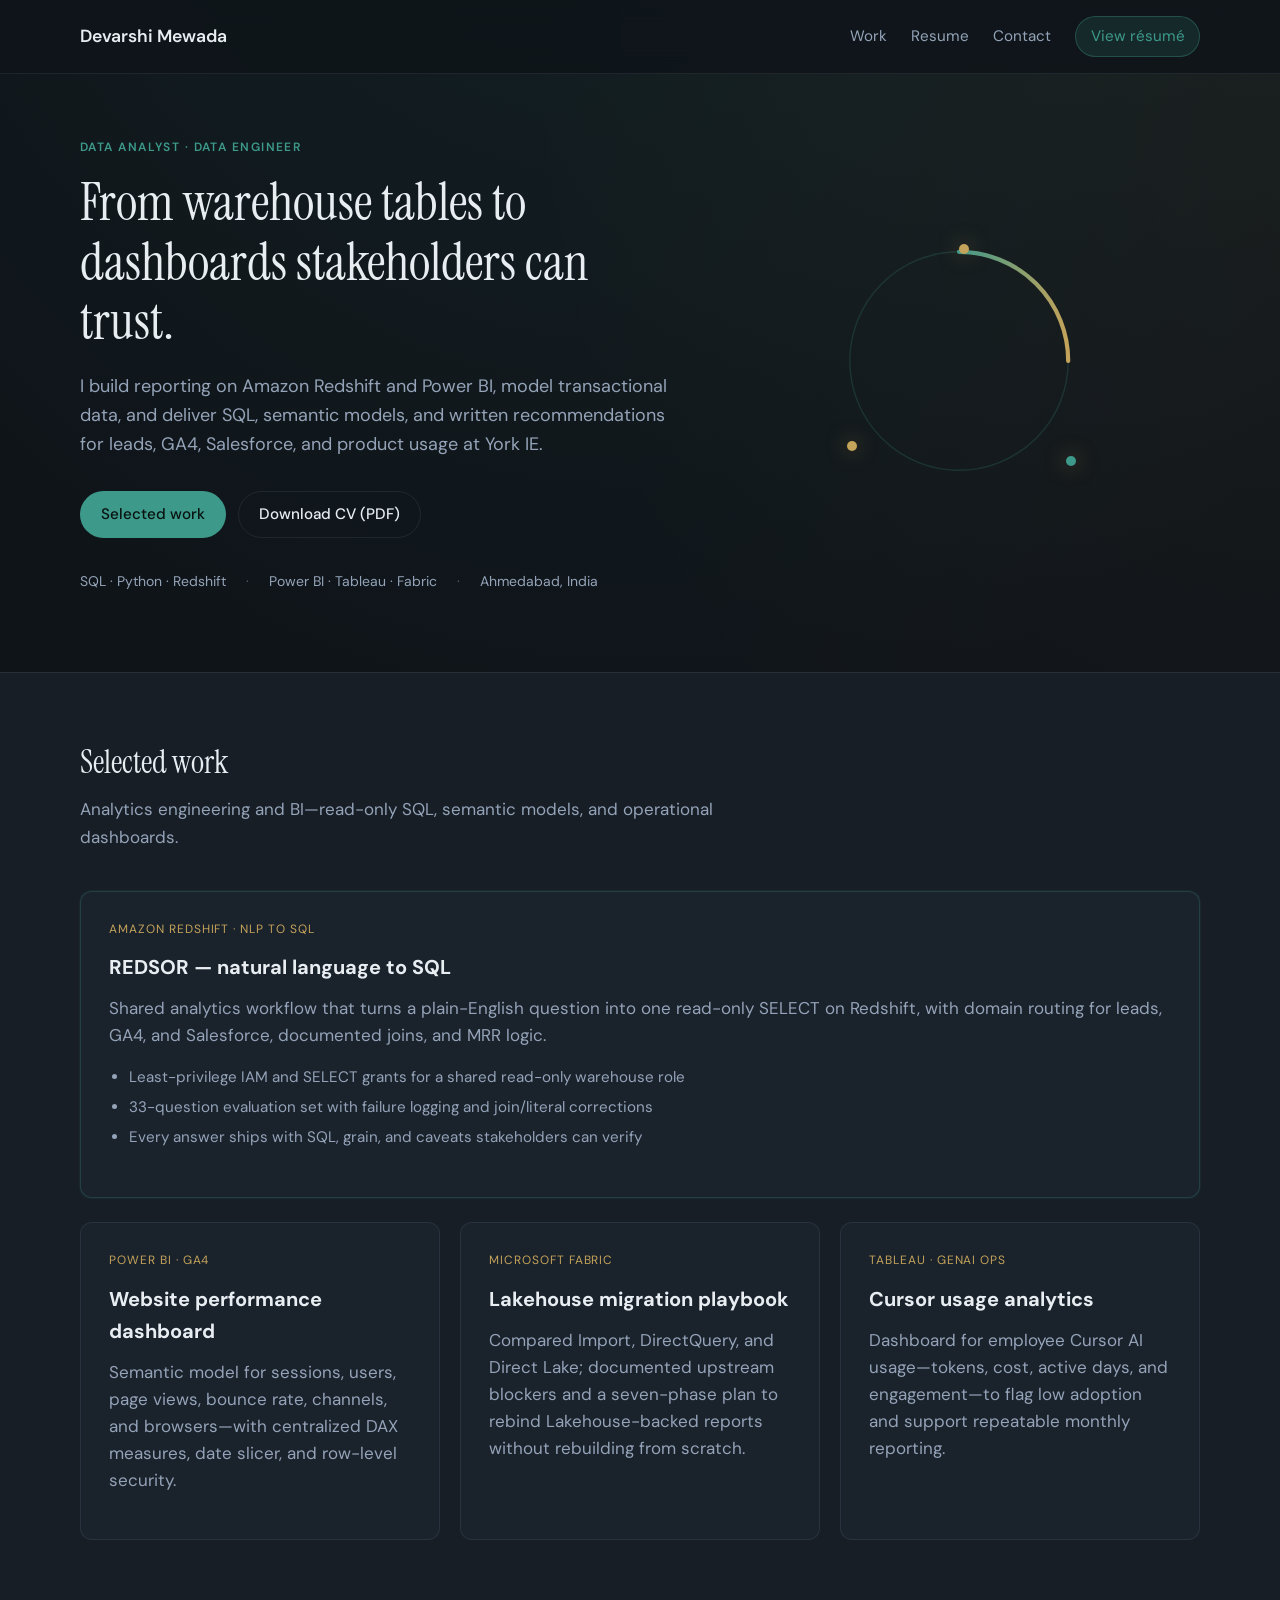
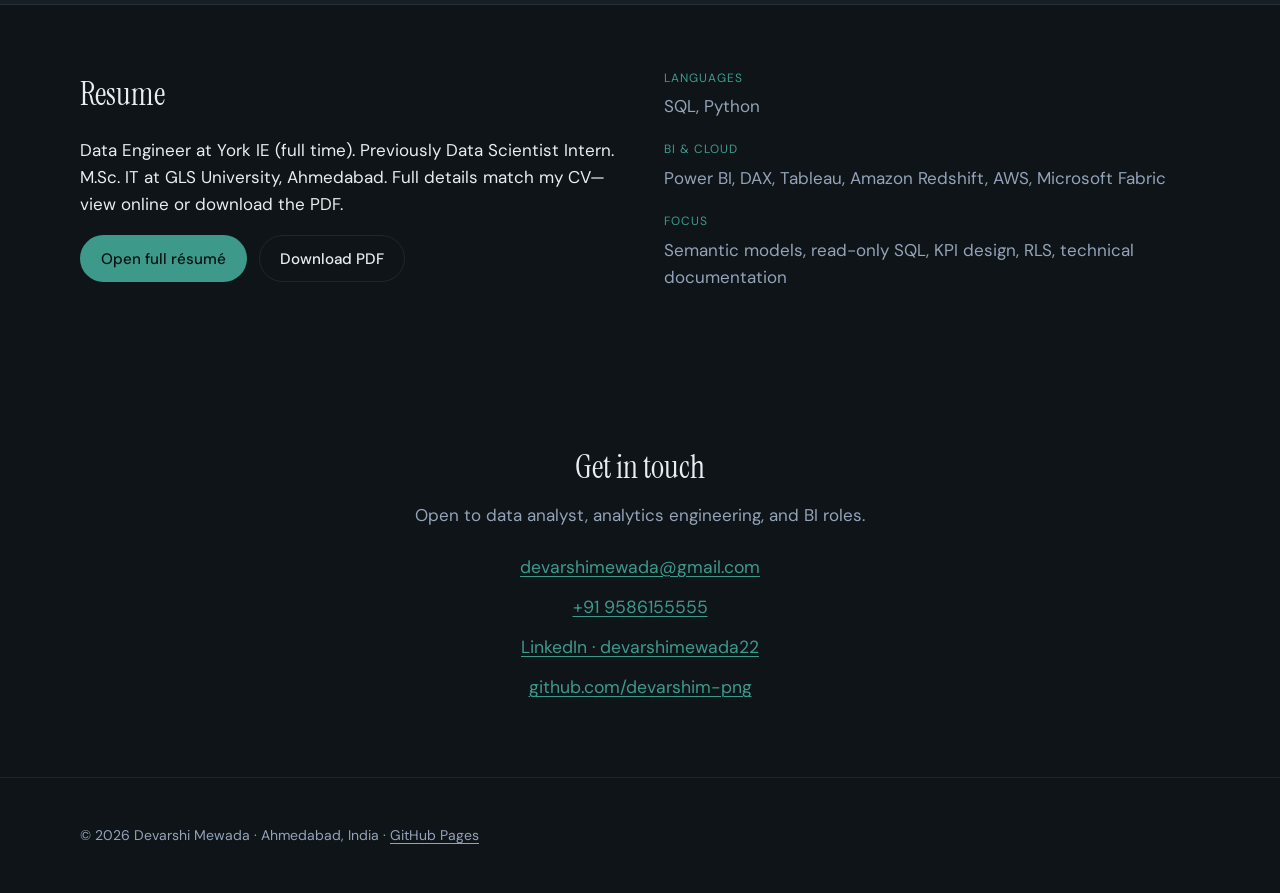
<file: docs/index.html>
<!DOCTYPE html>
<html lang="en">
<head>
  <meta charset="UTF-8" />
  <meta name="viewport" content="width=device-width, initial-scale=1" />
  <meta name="description" content="Devarshi Mewada — Data analyst and data engineer. Redshift, Power BI, SQL, Python, and stakeholder-ready analytics." />
  <title>Devarshi Mewada · Data Analyst &amp; Engineer</title>
  <link rel="preconnect" href="https://fonts.googleapis.com" />
  <link rel="preconnect" href="https://fonts.gstatic.com" crossorigin />
  <link href="https://fonts.googleapis.com/css2?family=DM+Sans:ital,opsz,wght@0,9..40,400;0,9..40,500;0,9..40,600;0,9..40,700;1,9..40,400&family=Instrument+Serif:ital@0;1&display=swap" rel="stylesheet" />
  <link rel="stylesheet" href="css/style.css" />
</head>
<body>
  <a class="skip-link" href="#main">Skip to content</a>

  <header class="site-header">
    <div class="wrap header-inner">
      <a class="logo" href="#">Devarshi Mewada</a>
      <nav class="nav" aria-label="Primary">
        <a href="#work">Work</a>
        <a href="#resume">Resume</a>
        <a href="#contact">Contact</a>
        <a class="nav-cta" href="resume.html">View résumé</a>
      </nav>
      <button type="button" class="nav-toggle" aria-expanded="false" aria-controls="mobile-nav">
        <span class="sr-only">Menu</span>
        <span aria-hidden="true"></span>
      </button>
    </div>
    <div id="mobile-nav" class="mobile-nav" hidden>
      <a href="#work">Work</a>
      <a href="#resume">Resume</a>
      <a href="#contact">Contact</a>
      <a href="resume.html">View résumé</a>
    </div>
  </header>

  <main id="main">
    <section class="hero">
      <div class="wrap hero-grid">
        <div class="hero-copy">
          <p class="eyebrow">Data analyst · Data engineer</p>
          <h1>From warehouse tables to dashboards stakeholders can trust.</h1>
          <p class="lead">
            I build reporting on Amazon Redshift and Power BI, model transactional data, and deliver SQL,
            semantic models, and written recommendations for leads, GA4, Salesforce, and product usage at York IE.
          </p>
          <div class="hero-actions">
            <a class="btn btn-primary" href="#work">Selected work</a>
            <a class="btn btn-ghost" href="assets/Devarshi_Mewada_CV.pdf">Download CV (PDF)</a>
          </div>
          <ul class="hero-meta">
            <li>SQL · Python · Redshift</li>
            <li>Power BI · Tableau · Fabric</li>
            <li>Ahmedabad, India</li>
          </ul>
        </div>
        <div class="hero-visual" aria-hidden="true">
          <div class="orbit">
            <span class="dot d1"></span>
            <span class="dot d2"></span>
            <span class="dot d3"></span>
            <svg viewBox="0 0 200 200" class="chart-ring">
              <circle cx="100" cy="100" r="78" fill="none" stroke="currentColor" stroke-width="1" opacity="0.2" />
              <path d="M100 22 A78 78 0 0 1 178 100" fill="none" stroke="url(#grad)" stroke-width="3" stroke-linecap="round" />
              <defs>
                <linearGradient id="grad" x1="0%" y1="0%" x2="100%" y2="0%">
                  <stop offset="0%" stop-color="#3d9a8b" />
                  <stop offset="100%" stop-color="#c4a35a" />
                </linearGradient>
              </defs>
            </svg>
          </div>
        </div>
      </div>
    </section>

    <section id="work" class="section work">
      <div class="wrap">
        <header class="section-head">
          <h2>Selected work</h2>
          <p>Analytics engineering and BI—read-only SQL, semantic models, and operational dashboards.</p>
        </header>

        <article class="project-card featured">
          <div class="project-tag">Amazon Redshift · NLP to SQL</div>
          <h3>REDSOR — natural language to SQL</h3>
          <p>
            Shared analytics workflow that turns a plain-English question into one read-only SELECT on Redshift,
            with domain routing for leads, GA4, and Salesforce, documented joins, and MRR logic.
          </p>
          <ul class="project-highlights">
            <li>Least-privilege IAM and SELECT grants for a shared read-only warehouse role</li>
            <li>33-question evaluation set with failure logging and join/literal corrections</li>
            <li>Every answer ships with SQL, grain, and caveats stakeholders can verify</li>
          </ul>
        </article>

        <div class="project-grid">
          <article class="project-card">
            <div class="project-tag">Power BI · GA4</div>
            <h3>Website performance dashboard</h3>
            <p>
              Semantic model for sessions, users, page views, bounce rate, channels, and browsers—with
              centralized DAX measures, date slicer, and row-level security.
            </p>
          </article>
          <article class="project-card">
            <div class="project-tag">Microsoft Fabric</div>
            <h3>Lakehouse migration playbook</h3>
            <p>
              Compared Import, DirectQuery, and Direct Lake; documented upstream blockers and a seven-phase
              plan to rebind Lakehouse-backed reports without rebuilding from scratch.
            </p>
          </article>
          <article class="project-card">
            <div class="project-tag">Tableau · GenAI ops</div>
            <h3>Cursor usage analytics</h3>
            <p>
              Dashboard for employee Cursor AI usage—tokens, cost, active days, and engagement—to flag
              low adoption and support repeatable monthly reporting.
            </p>
          </article>
        </div>
      </div>
    </section>

    <section id="resume" class="section resume-teaser">
      <div class="wrap resume-teaser-grid">
        <div>
          <h2>Resume</h2>
          <p>
            Data Engineer at York IE (full time). Previously Data Scientist Intern. M.Sc. IT at GLS University,
            Ahmedabad. Full details match my CV—view online or download the PDF.
          </p>
          <div class="hero-actions">
            <a class="btn btn-primary" href="resume.html">Open full résumé</a>
            <a class="btn btn-ghost" href="assets/Devarshi_Mewada_CV.pdf">Download PDF</a>
          </div>
        </div>
        <dl class="skill-list">
          <div>
            <dt>Languages</dt>
            <dd>SQL, Python</dd>
          </div>
          <div>
            <dt>BI &amp; cloud</dt>
            <dd>Power BI, DAX, Tableau, Amazon Redshift, AWS, Microsoft Fabric</dd>
          </div>
          <div>
            <dt>Focus</dt>
            <dd>Semantic models, read-only SQL, KPI design, RLS, technical documentation</dd>
          </div>
        </dl>
      </div>
    </section>

    <section id="contact" class="section contact">
      <div class="wrap contact-inner">
        <h2>Get in touch</h2>
        <p>Open to data analyst, analytics engineering, and BI roles.</p>
        <ul class="contact-links">
          <li>
            <a href="mailto:devarshimewada@gmail.com">devarshimewada@gmail.com</a>
          </li>
          <li>
            <a href="tel:+919586155555">+91 9586155555</a>
          </li>
          <li>
            <a href="https://www.linkedin.com/in/devarshimewada22" rel="noopener noreferrer">LinkedIn · devarshimewada22</a>
          </li>
          <li>
            <a href="https://github.com/devarshim-png" rel="noopener noreferrer">github.com/devarshim-png</a>
          </li>
        </ul>
      </div>
    </section>
  </main>

  <footer class="site-footer">
    <div class="wrap">
      <p>© <span id="year"></span> Devarshi Mewada · Ahmedabad, India · <a href="https://pages.github.com/">GitHub Pages</a></p>
    </div>
  </footer>

  <script src="js/main.js"></script>
</body>
</html>
</file>
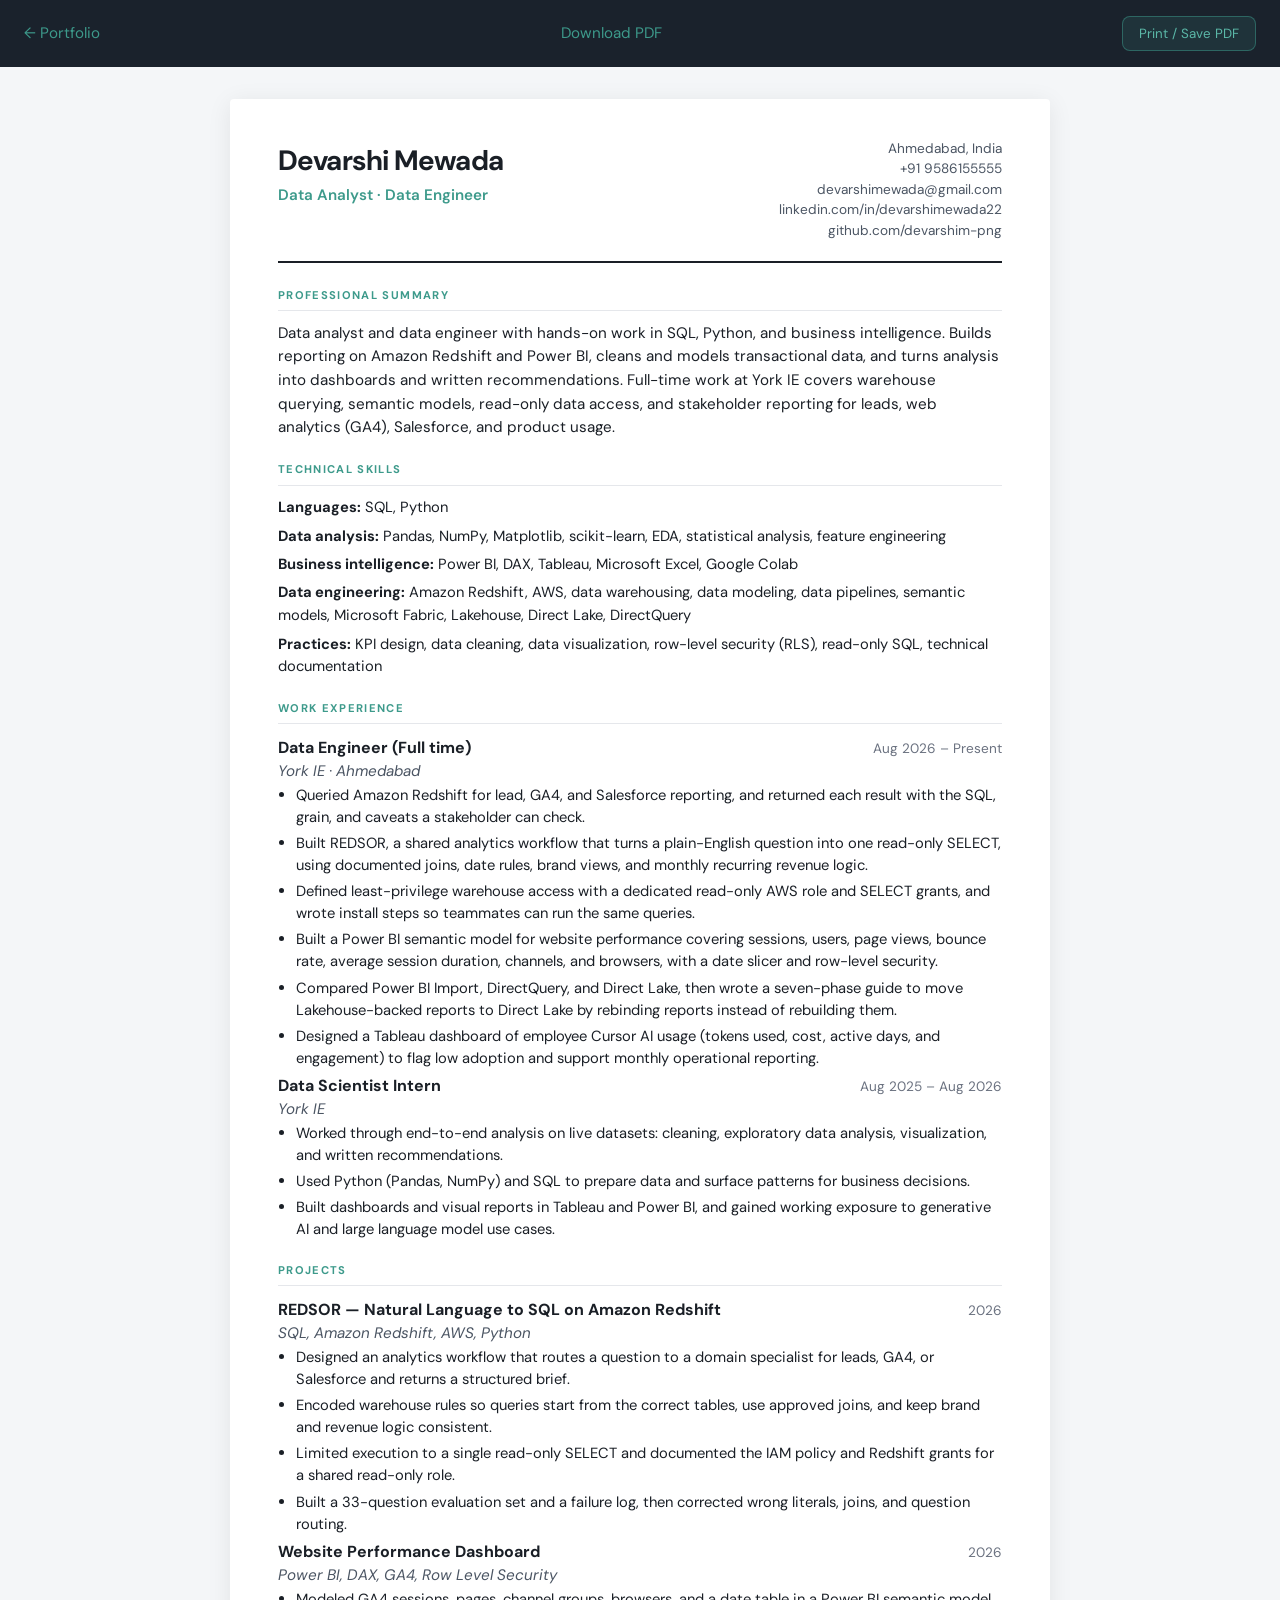
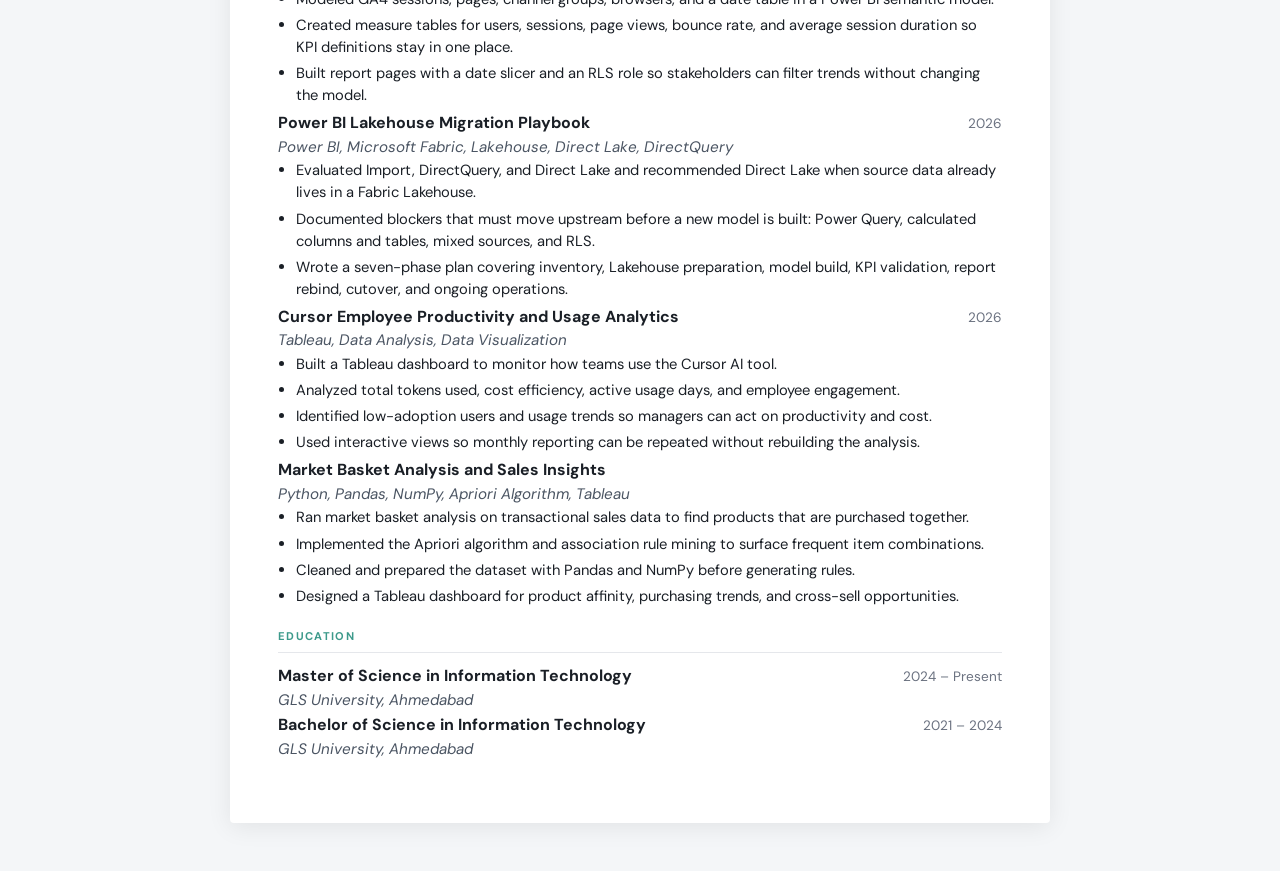
<file: docs/resume.html>
<!DOCTYPE html>
<html lang="en">
<head>
  <meta charset="UTF-8" />
  <meta name="viewport" content="width=device-width, initial-scale=1" />
  <title>Devarshi Mewada · Résumé</title>
  <link rel="preconnect" href="https://fonts.googleapis.com" />
  <link rel="preconnect" href="https://fonts.gstatic.com" crossorigin />
  <link href="https://fonts.googleapis.com/css2?family=DM+Sans:opsz,wght@9..40,400;9..40,500;9..40,600;9..40,700&display=swap" rel="stylesheet" />
  <link rel="stylesheet" href="css/style.css" />
  <link rel="stylesheet" href="css/resume.css" />
</head>
<body class="resume-page">
  <div class="resume-toolbar no-print">
    <a href="index.html">← Portfolio</a>
    <a href="assets/Devarshi_Mewada_CV.pdf">Download PDF</a>
    <button type="button" onclick="window.print()">Print / Save PDF</button>
  </div>

  <article class="resume sheet">
    <header class="resume-header">
      <div>
        <h1>Devarshi Mewada</h1>
        <p class="resume-title">Data Analyst · Data Engineer</p>
      </div>
      <address class="resume-contact">
        <span>Ahmedabad, India</span>
        <span>+91 9586155555</span>
        <span>devarshimewada@gmail.com</span>
        <span>linkedin.com/in/devarshimewada22</span>
        <span>github.com/devarshim-png</span>
      </address>
    </header>

    <section>
      <h2>Professional summary</h2>
      <p>
        Data analyst and data engineer with hands-on work in SQL, Python, and business intelligence. Builds
        reporting on Amazon Redshift and Power BI, cleans and models transactional data, and turns analysis into
        dashboards and written recommendations. Full-time work at York IE covers warehouse querying, semantic
        models, read-only data access, and stakeholder reporting for leads, web analytics (GA4), Salesforce, and
        product usage.
      </p>
    </section>

    <section>
      <h2>Technical skills</h2>
      <p class="skills-line"><strong>Languages:</strong> SQL, Python</p>
      <p class="skills-line"><strong>Data analysis:</strong> Pandas, NumPy, Matplotlib, scikit-learn, EDA, statistical analysis, feature engineering</p>
      <p class="skills-line"><strong>Business intelligence:</strong> Power BI, DAX, Tableau, Microsoft Excel, Google Colab</p>
      <p class="skills-line"><strong>Data engineering:</strong> Amazon Redshift, AWS, data warehousing, data modeling, data pipelines, semantic models, Microsoft Fabric, Lakehouse, Direct Lake, DirectQuery</p>
      <p class="skills-line"><strong>Practices:</strong> KPI design, data cleaning, data visualization, row-level security (RLS), read-only SQL, technical documentation</p>
    </section>

    <section>
      <h2>Work experience</h2>

      <div class="resume-entry">
        <div class="entry-head">
          <h3>Data Engineer (Full time)</h3>
          <span class="entry-date">Aug 2026 – Present</span>
        </div>
        <p class="entry-org">York IE · Ahmedabad</p>
        <ul>
          <li>Queried Amazon Redshift for lead, GA4, and Salesforce reporting, and returned each result with the SQL, grain, and caveats a stakeholder can check.</li>
          <li>Built REDSOR, a shared analytics workflow that turns a plain-English question into one read-only SELECT, using documented joins, date rules, brand views, and monthly recurring revenue logic.</li>
          <li>Defined least-privilege warehouse access with a dedicated read-only AWS role and SELECT grants, and wrote install steps so teammates can run the same queries.</li>
          <li>Built a Power BI semantic model for website performance covering sessions, users, page views, bounce rate, average session duration, channels, and browsers, with a date slicer and row-level security.</li>
          <li>Compared Power BI Import, DirectQuery, and Direct Lake, then wrote a seven-phase guide to move Lakehouse-backed reports to Direct Lake by rebinding reports instead of rebuilding them.</li>
          <li>Designed a Tableau dashboard of employee Cursor AI usage (tokens used, cost, active days, and engagement) to flag low adoption and support monthly operational reporting.</li>
        </ul>
      </div>

      <div class="resume-entry">
        <div class="entry-head">
          <h3>Data Scientist Intern</h3>
          <span class="entry-date">Aug 2025 – Aug 2026</span>
        </div>
        <p class="entry-org">York IE</p>
        <ul>
          <li>Worked through end-to-end analysis on live datasets: cleaning, exploratory data analysis, visualization, and written recommendations.</li>
          <li>Used Python (Pandas, NumPy) and SQL to prepare data and surface patterns for business decisions.</li>
          <li>Built dashboards and visual reports in Tableau and Power BI, and gained working exposure to generative AI and large language model use cases.</li>
        </ul>
      </div>
    </section>

    <section>
      <h2>Projects</h2>

      <div class="resume-entry">
        <div class="entry-head">
          <h3>REDSOR — Natural Language to SQL on Amazon Redshift</h3>
          <span class="entry-date">2026</span>
        </div>
        <p class="entry-org">SQL, Amazon Redshift, AWS, Python</p>
        <ul>
          <li>Designed an analytics workflow that routes a question to a domain specialist for leads, GA4, or Salesforce and returns a structured brief.</li>
          <li>Encoded warehouse rules so queries start from the correct tables, use approved joins, and keep brand and revenue logic consistent.</li>
          <li>Limited execution to a single read-only SELECT and documented the IAM policy and Redshift grants for a shared read-only role.</li>
          <li>Built a 33-question evaluation set and a failure log, then corrected wrong literals, joins, and question routing.</li>
        </ul>
      </div>

      <div class="resume-entry">
        <div class="entry-head">
          <h3>Website Performance Dashboard</h3>
          <span class="entry-date">2026</span>
        </div>
        <p class="entry-org">Power BI, DAX, GA4, Row Level Security</p>
        <ul>
          <li>Modeled GA4 sessions, pages, channel groups, browsers, and a date table in a Power BI semantic model.</li>
          <li>Created measure tables for users, sessions, page views, bounce rate, and average session duration so KPI definitions stay in one place.</li>
          <li>Built report pages with a date slicer and an RLS role so stakeholders can filter trends without changing the model.</li>
        </ul>
      </div>

      <div class="resume-entry">
        <div class="entry-head">
          <h3>Power BI Lakehouse Migration Playbook</h3>
          <span class="entry-date">2026</span>
        </div>
        <p class="entry-org">Power BI, Microsoft Fabric, Lakehouse, Direct Lake, DirectQuery</p>
        <ul>
          <li>Evaluated Import, DirectQuery, and Direct Lake and recommended Direct Lake when source data already lives in a Fabric Lakehouse.</li>
          <li>Documented blockers that must move upstream before a new model is built: Power Query, calculated columns and tables, mixed sources, and RLS.</li>
          <li>Wrote a seven-phase plan covering inventory, Lakehouse preparation, model build, KPI validation, report rebind, cutover, and ongoing operations.</li>
        </ul>
      </div>

      <div class="resume-entry">
        <div class="entry-head">
          <h3>Cursor Employee Productivity and Usage Analytics</h3>
          <span class="entry-date">2026</span>
        </div>
        <p class="entry-org">Tableau, Data Analysis, Data Visualization</p>
        <ul>
          <li>Built a Tableau dashboard to monitor how teams use the Cursor AI tool.</li>
          <li>Analyzed total tokens used, cost efficiency, active usage days, and employee engagement.</li>
          <li>Identified low-adoption users and usage trends so managers can act on productivity and cost.</li>
          <li>Used interactive views so monthly reporting can be repeated without rebuilding the analysis.</li>
        </ul>
      </div>

      <div class="resume-entry">
        <div class="entry-head">
          <h3>Market Basket Analysis and Sales Insights</h3>
          <span class="entry-date">&nbsp;</span>
        </div>
        <p class="entry-org">Python, Pandas, NumPy, Apriori Algorithm, Tableau</p>
        <ul>
          <li>Ran market basket analysis on transactional sales data to find products that are purchased together.</li>
          <li>Implemented the Apriori algorithm and association rule mining to surface frequent item combinations.</li>
          <li>Cleaned and prepared the dataset with Pandas and NumPy before generating rules.</li>
          <li>Designed a Tableau dashboard for product affinity, purchasing trends, and cross-sell opportunities.</li>
        </ul>
      </div>
    </section>

    <section>
      <h2>Education</h2>
      <div class="resume-entry">
        <div class="entry-head">
          <h3>Master of Science in Information Technology</h3>
          <span class="entry-date">2024 – Present</span>
        </div>
        <p class="entry-org">GLS University, Ahmedabad</p>
      </div>
      <div class="resume-entry">
        <div class="entry-head">
          <h3>Bachelor of Science in Information Technology</h3>
          <span class="entry-date">2021 – 2024</span>
        </div>
        <p class="entry-org">GLS University, Ahmedabad</p>
      </div>
    </section>
  </article>
</body>
</html>
</file>
<file: docs/css/style.css>
:root {
  --bg: #0f1419;
  --bg-elevated: #171e26;
  --bg-card: #1a222c;
  --text: #e8edf2;
  --text-muted: #94a3b8;
  --accent: #3d9a8b;
  --accent-soft: rgba(61, 154, 139, 0.15);
  --gold: #c4a35a;
  --border: rgba(148, 163, 184, 0.12);
  --radius: 12px;
  --font-sans: "DM Sans", system-ui, sans-serif;
  --font-serif: "Instrument Serif", Georgia, serif;
  --wrap: min(1120px, 100% - 2.5rem);
}

*,
*::before,
*::after {
  box-sizing: border-box;
}

html {
  scroll-behavior: smooth;
}

body {
  margin: 0;
  font-family: var(--font-sans);
  font-size: 1.0625rem;
  line-height: 1.6;
  color: var(--text);
  background: var(--bg);
  background-image:
    radial-gradient(ellipse 80% 50% at 50% -20%, rgba(61, 154, 139, 0.12), transparent),
    radial-gradient(ellipse 60% 40% at 100% 0%, rgba(196, 163, 90, 0.06), transparent);
}

.wrap {
  width: var(--wrap);
  margin-inline: auto;
}

a {
  color: var(--accent);
  text-decoration-thickness: 1px;
  text-underline-offset: 3px;
}

a:hover {
  color: #5bb8a8;
}

code {
  font-size: 0.9em;
  padding: 0.15em 0.4em;
  border-radius: 4px;
  background: var(--bg-elevated);
}

.sr-only {
  position: absolute;
  width: 1px;
  height: 1px;
  padding: 0;
  margin: -1px;
  overflow: hidden;
  clip: rect(0, 0, 0, 0);
  border: 0;
}

.skip-link {
  position: absolute;
  left: -9999px;
  top: 0;
  z-index: 100;
  padding: 0.75rem 1rem;
  background: var(--accent);
  color: var(--bg);
}

.skip-link:focus {
  left: 1rem;
}

/* Header */
.site-header {
  position: sticky;
  top: 0;
  z-index: 50;
  backdrop-filter: blur(12px);
  background: rgba(15, 20, 25, 0.85);
  border-bottom: 1px solid var(--border);
}

.header-inner {
  display: flex;
  align-items: center;
  justify-content: space-between;
  padding: 1rem 0;
}

.logo {
  font-weight: 600;
  font-size: 1.1rem;
  color: var(--text);
  text-decoration: none;
}

.nav {
  display: flex;
  align-items: center;
  gap: 1.5rem;
}

.nav a {
  color: var(--text-muted);
  text-decoration: none;
  font-size: 0.95rem;
}

.nav a:hover {
  color: var(--text);
}

.nav-cta {
  padding: 0.45rem 0.9rem;
  border-radius: 999px;
  background: var(--accent-soft);
  color: var(--accent) !important;
  border: 1px solid rgba(61, 154, 139, 0.35);
}

.nav-toggle {
  display: none;
  width: 2.5rem;
  height: 2.5rem;
  border: 1px solid var(--border);
  border-radius: 8px;
  background: transparent;
  cursor: pointer;
}

.nav-toggle span,
.nav-toggle span::before,
.nav-toggle span::after {
  display: block;
  width: 1.1rem;
  height: 2px;
  background: var(--text);
  margin: 0 auto;
  position: relative;
}

.nav-toggle span::before,
.nav-toggle span::after {
  content: "";
  position: absolute;
  left: 0;
}

.nav-toggle span::before {
  top: -6px;
}

.nav-toggle span::after {
  top: 6px;
}

.mobile-nav {
  display: none;
  flex-direction: column;
  gap: 0.75rem;
  padding: 0 1.25rem 1rem;
  border-bottom: 1px solid var(--border);
}

.mobile-nav a {
  color: var(--text-muted);
  text-decoration: none;
}

.mobile-nav:not([hidden]) {
  display: flex;
}

@media (max-width: 768px) {
  .nav {
    display: none;
  }

  .nav-toggle {
    display: block;
  }
}

/* Hero */
.hero {
  padding: 4rem 0 5rem;
}

.hero-grid {
  display: grid;
  grid-template-columns: 1.1fr 0.9fr;
  gap: 3rem;
  align-items: center;
}

.eyebrow {
  text-transform: uppercase;
  letter-spacing: 0.12em;
  font-size: 0.75rem;
  color: var(--accent);
  font-weight: 600;
  margin: 0 0 1rem;
}

.hero h1 {
  font-family: var(--font-serif);
  font-size: clamp(2.25rem, 5vw, 3.25rem);
  font-weight: 400;
  line-height: 1.15;
  margin: 0 0 1.25rem;
}

.lead {
  color: var(--text-muted);
  font-size: 1.125rem;
  max-width: 36em;
  margin: 0 0 2rem;
}

.hero-actions {
  display: flex;
  flex-wrap: wrap;
  gap: 0.75rem;
  margin-bottom: 2rem;
}

.btn {
  display: inline-flex;
  align-items: center;
  padding: 0.65rem 1.25rem;
  border-radius: 999px;
  font-weight: 500;
  font-size: 0.95rem;
  text-decoration: none;
  border: 1px solid transparent;
  cursor: pointer;
  transition: background 0.15s, border-color 0.15s;
}

.btn-primary {
  background: var(--accent);
  color: #0a1210;
}

.btn-primary:hover {
  background: #4db5a5;
  color: #0a1210;
}

.btn-ghost {
  border-color: var(--border);
  color: var(--text);
}

.btn-ghost:hover {
  border-color: var(--text-muted);
  color: var(--text);
}

.hero-meta {
  list-style: none;
  padding: 0;
  margin: 0;
  display: flex;
  flex-wrap: wrap;
  gap: 0.5rem 1.25rem;
  font-size: 0.875rem;
  color: var(--text-muted);
}

.hero-meta li:not(:last-child)::after {
  content: "·";
  margin-left: 1.25rem;
  opacity: 0.5;
}

.hero-visual {
  display: flex;
  justify-content: center;
}

.orbit {
  position: relative;
  width: min(280px, 100%);
  aspect-ratio: 1;
  color: var(--accent);
}

.chart-ring {
  width: 100%;
  height: 100%;
}

.dot {
  position: absolute;
  width: 10px;
  height: 10px;
  border-radius: 50%;
  background: var(--gold);
  box-shadow: 0 0 20px rgba(196, 163, 90, 0.5);
}

.d1 {
  top: 8%;
  left: 50%;
  animation: float 4s ease-in-out infinite;
}

.d2 {
  bottom: 20%;
  left: 10%;
  animation: float 5s ease-in-out infinite 0.5s;
}

.d3 {
  bottom: 15%;
  right: 8%;
  background: var(--accent);
  animation: float 4.5s ease-in-out infinite 1s;
}

@keyframes float {
  0%,
  100% {
    transform: translateY(0);
  }
  50% {
    transform: translateY(-8px);
  }
}

@media (max-width: 900px) {
  .hero-grid {
    grid-template-columns: 1fr;
  }

  .hero-visual {
    order: -1;
    opacity: 0.85;
  }
}

/* Sections */
.section {
  padding: 4rem 0;
}

.section-head {
  margin-bottom: 2.5rem;
  max-width: 40em;
}

.section-head h2 {
  font-family: var(--font-serif);
  font-size: 2rem;
  font-weight: 400;
  margin: 0 0 0.5rem;
}

.section-head p {
  color: var(--text-muted);
  margin: 0;
}

.work {
  background: var(--bg-elevated);
  border-block: 1px solid var(--border);
}

.project-card {
  background: var(--bg-card);
  border: 1px solid var(--border);
  border-radius: var(--radius);
  padding: 1.75rem;
}

.project-card.featured {
  margin-bottom: 1.5rem;
  border-color: rgba(61, 154, 139, 0.25);
  box-shadow: 0 0 0 1px rgba(61, 154, 139, 0.08);
}

.project-tag {
  font-size: 0.75rem;
  text-transform: uppercase;
  letter-spacing: 0.08em;
  color: var(--gold);
  margin-bottom: 0.75rem;
}

.project-card h3 {
  margin: 0 0 0.75rem;
  font-size: 1.25rem;
}

.project-card p {
  color: var(--text-muted);
  margin: 0 0 1rem;
}

.project-highlights {
  margin: 0 0 1.25rem;
  padding-left: 1.25rem;
  color: var(--text-muted);
  font-size: 0.95rem;
}

.project-highlights li {
  margin-bottom: 0.35rem;
}

.project-links {
  display: flex;
  gap: 1.25rem;
  font-size: 0.95rem;
}

.project-note {
  font-size: 0.85rem !important;
  margin-top: 0.75rem !important;
  opacity: 0.7;
}

.project-grid {
  display: grid;
  grid-template-columns: repeat(3, 1fr);
  gap: 1.25rem;
}

@media (max-width: 900px) {
  .project-grid {
    grid-template-columns: 1fr;
  }
}

.resume-teaser-grid {
  display: grid;
  grid-template-columns: 1fr 1fr;
  gap: 3rem;
  align-items: start;
}

.resume-teaser h2 {
  font-family: var(--font-serif);
  font-size: 2rem;
  font-weight: 400;
  margin: 0 0 0.75rem;
}

.skill-list {
  margin: 0;
}

.skill-list div {
  margin-bottom: 1.25rem;
}

.skill-list dt {
  font-size: 0.75rem;
  text-transform: uppercase;
  letter-spacing: 0.08em;
  color: var(--accent);
  margin-bottom: 0.35rem;
}

.skill-list dd {
  margin: 0;
  color: var(--text-muted);
}

@media (max-width: 768px) {
  .resume-teaser-grid {
    grid-template-columns: 1fr;
  }
}

.contact {
  text-align: center;
}

.contact-inner {
  max-width: 32em;
  margin-inline: auto;
}

.contact h2 {
  font-family: var(--font-serif);
  font-size: 2rem;
  font-weight: 400;
  margin: 0 0 0.5rem;
}

.contact p {
  color: var(--text-muted);
  margin: 0 0 1.5rem;
}

.contact-links {
  list-style: none;
  padding: 0;
  margin: 0;
}

.contact-links li {
  margin-bottom: 0.75rem;
}

.contact-links a {
  font-size: 1.1rem;
}

.hint {
  display: block;
  font-size: 0.8rem;
  color: var(--text-muted);
  margin-top: 0.15rem;
}

.site-footer {
  padding: 2rem 0;
  border-top: 1px solid var(--border);
  font-size: 0.875rem;
  color: var(--text-muted);
}

.site-footer a {
  color: var(--text-muted);
}
</file>
<file: docs/css/resume.css>
.resume-page {
  background: #f4f6f8;
  color: #1a1f26;
  min-height: 100vh;
}

.resume-toolbar {
  display: flex;
  justify-content: space-between;
  align-items: center;
  flex-wrap: wrap;
  gap: 0.75rem;
  padding: 1rem 1.5rem;
  background: #1a222c;
  color: #e8edf2;
}

.resume-toolbar a {
  color: #3d9a8b;
  text-decoration: none;
  font-size: 0.95rem;
}

.resume-toolbar button {
  padding: 0.5rem 1rem;
  border-radius: 8px;
  border: 1px solid rgba(61, 154, 139, 0.5);
  background: rgba(61, 154, 139, 0.15);
  color: #5bb8a8;
  cursor: pointer;
  font-family: inherit;
}

.sheet {
  max-width: 820px;
  margin: 2rem auto 3rem;
  padding: 2.5rem 3rem;
  background: #fff;
  box-shadow: 0 4px 24px rgba(0, 0, 0, 0.08);
  border-radius: 4px;
}

.resume-header {
  display: flex;
  justify-content: space-between;
  gap: 2rem;
  padding-bottom: 1.25rem;
  border-bottom: 2px solid #1a1f26;
  margin-bottom: 1.5rem;
}

.resume-header h1 {
  margin: 0;
  font-size: 1.75rem;
  letter-spacing: -0.02em;
}

.resume-title {
  margin: 0.25rem 0 0;
  font-size: 1.05rem;
  color: #3d9a8b;
  font-weight: 600;
}

.resume-contact {
  font-style: normal;
  text-align: right;
  font-size: 0.85rem;
  line-height: 1.5;
  color: #4b5563;
}

.resume-contact span {
  display: block;
}

.sheet section {
  margin-bottom: 1.35rem;
}

.sheet h2 {
  font-size: 0.7rem;
  text-transform: uppercase;
  letter-spacing: 0.12em;
  color: #3d9a8b;
  margin: 0 0 0.65rem;
  border-bottom: 1px solid #e5e7eb;
  padding-bottom: 0.35rem;
}

.sheet p {
  margin: 0;
  font-size: 0.95rem;
  line-height: 1.55;
}

.entry-head {
  display: flex;
  justify-content: space-between;
  align-items: baseline;
  gap: 1rem;
}

.entry-head h3 {
  margin: 0;
  font-size: 1rem;
}

.entry-date {
  font-size: 0.85rem;
  color: #6b7280;
  white-space: nowrap;
}

.entry-org {
  margin: 0.15rem 0 0.5rem;
  font-size: 0.9rem;
  color: #4b5563;
  font-style: italic;
}

.resume-entry ul {
  margin: 0;
  padding-left: 1.15rem;
  font-size: 0.92rem;
  line-height: 1.5;
}

.resume-entry li {
  margin-bottom: 0.25rem;
}

.skills-line {
  margin-bottom: 0.35rem !important;
  font-size: 0.92rem !important;
}

@media (max-width: 640px) {
  .sheet {
    margin: 1rem;
    padding: 1.5rem;
  }

  .resume-header {
    flex-direction: column;
  }

  .resume-contact {
    text-align: left;
  }
}

@media print {
  .no-print {
    display: none !important;
  }

  .resume-page {
    background: #fff;
  }

  .sheet {
    margin: 0;
    box-shadow: none;
    max-width: none;
    padding: 0;
  }
}
</file>
